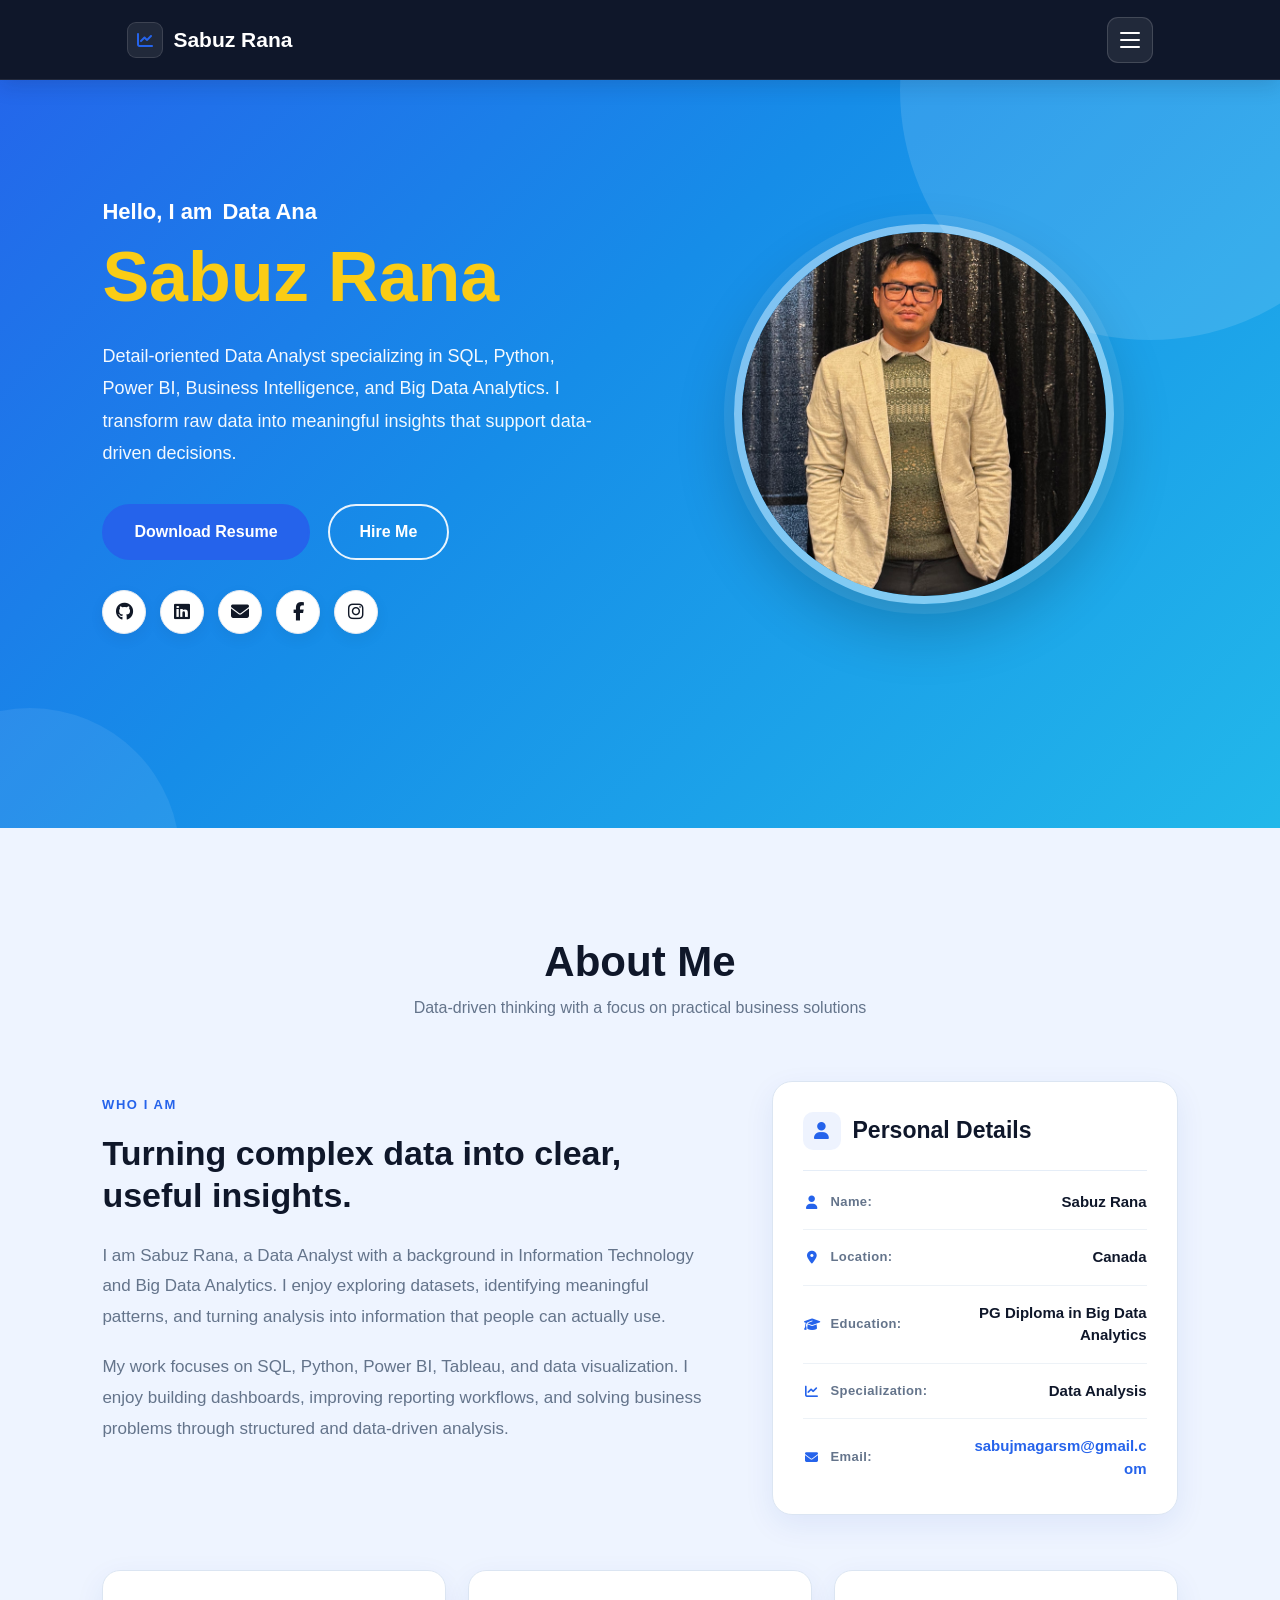
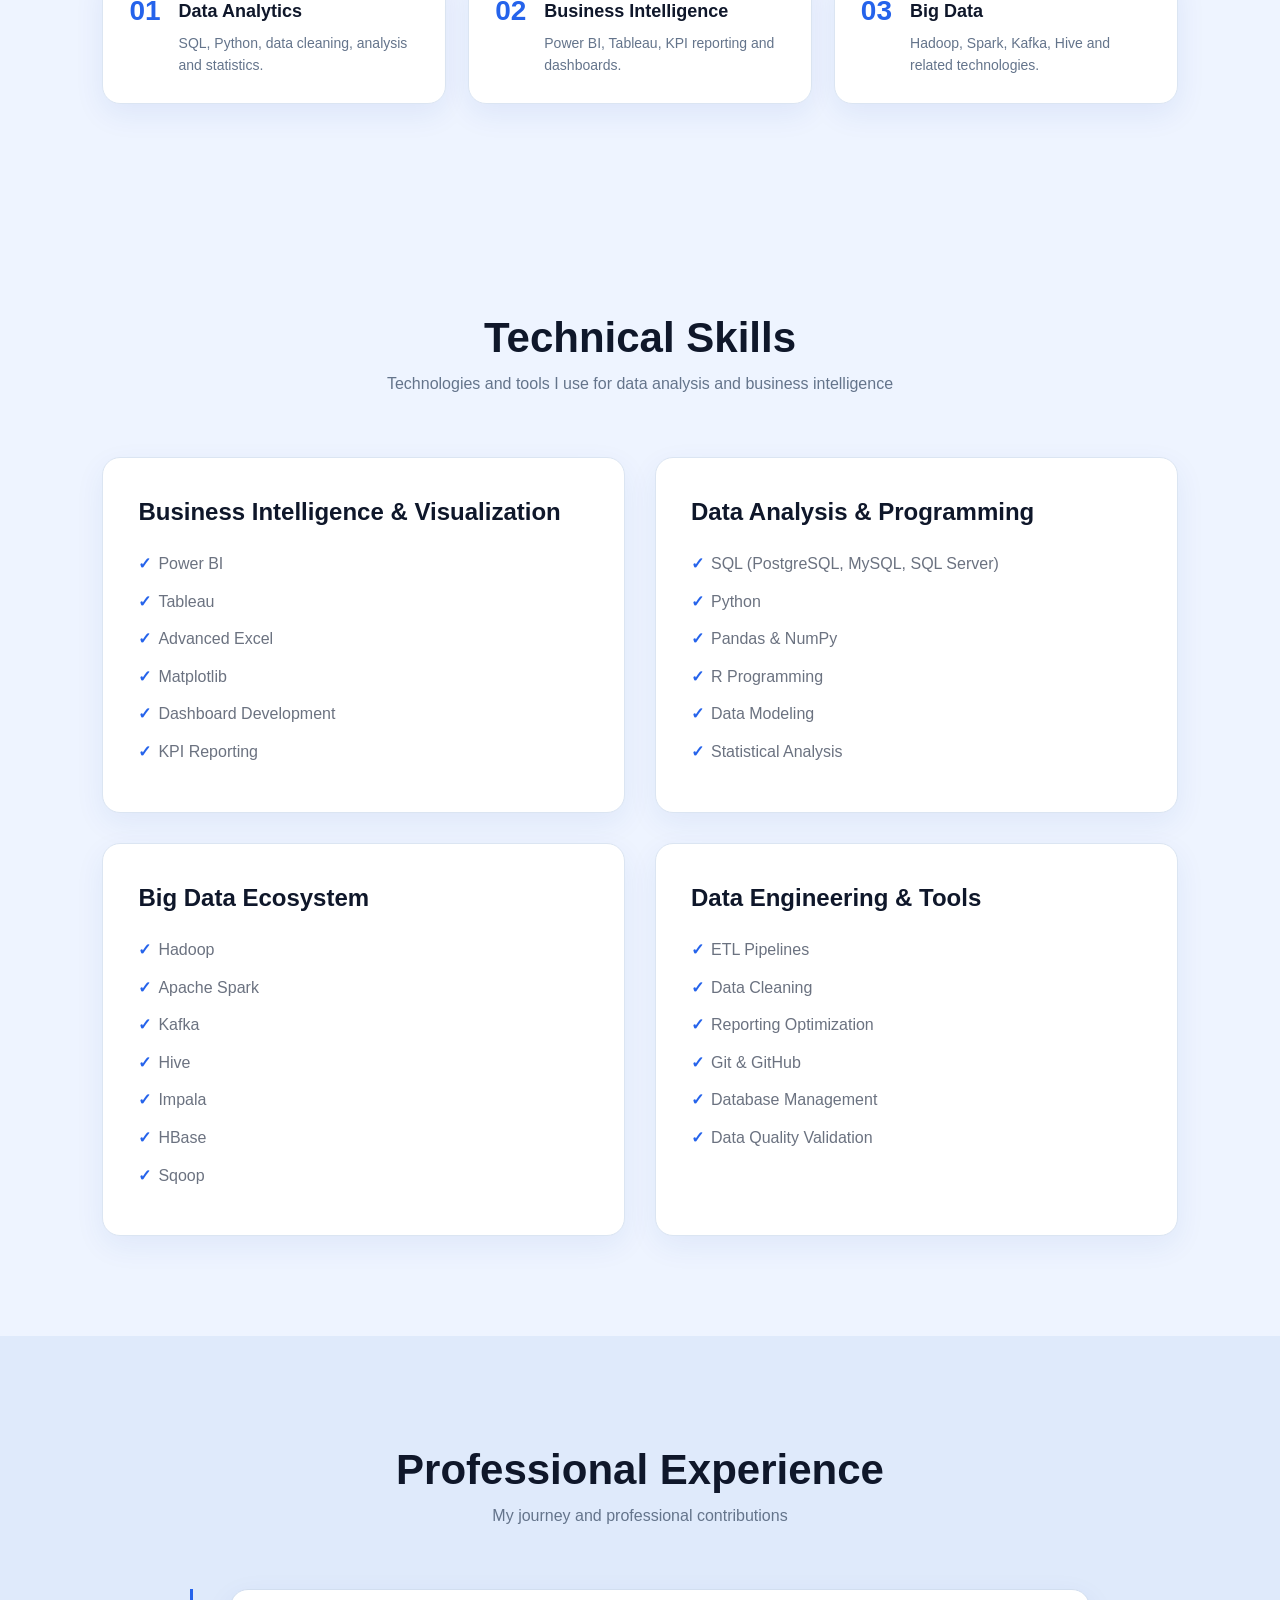
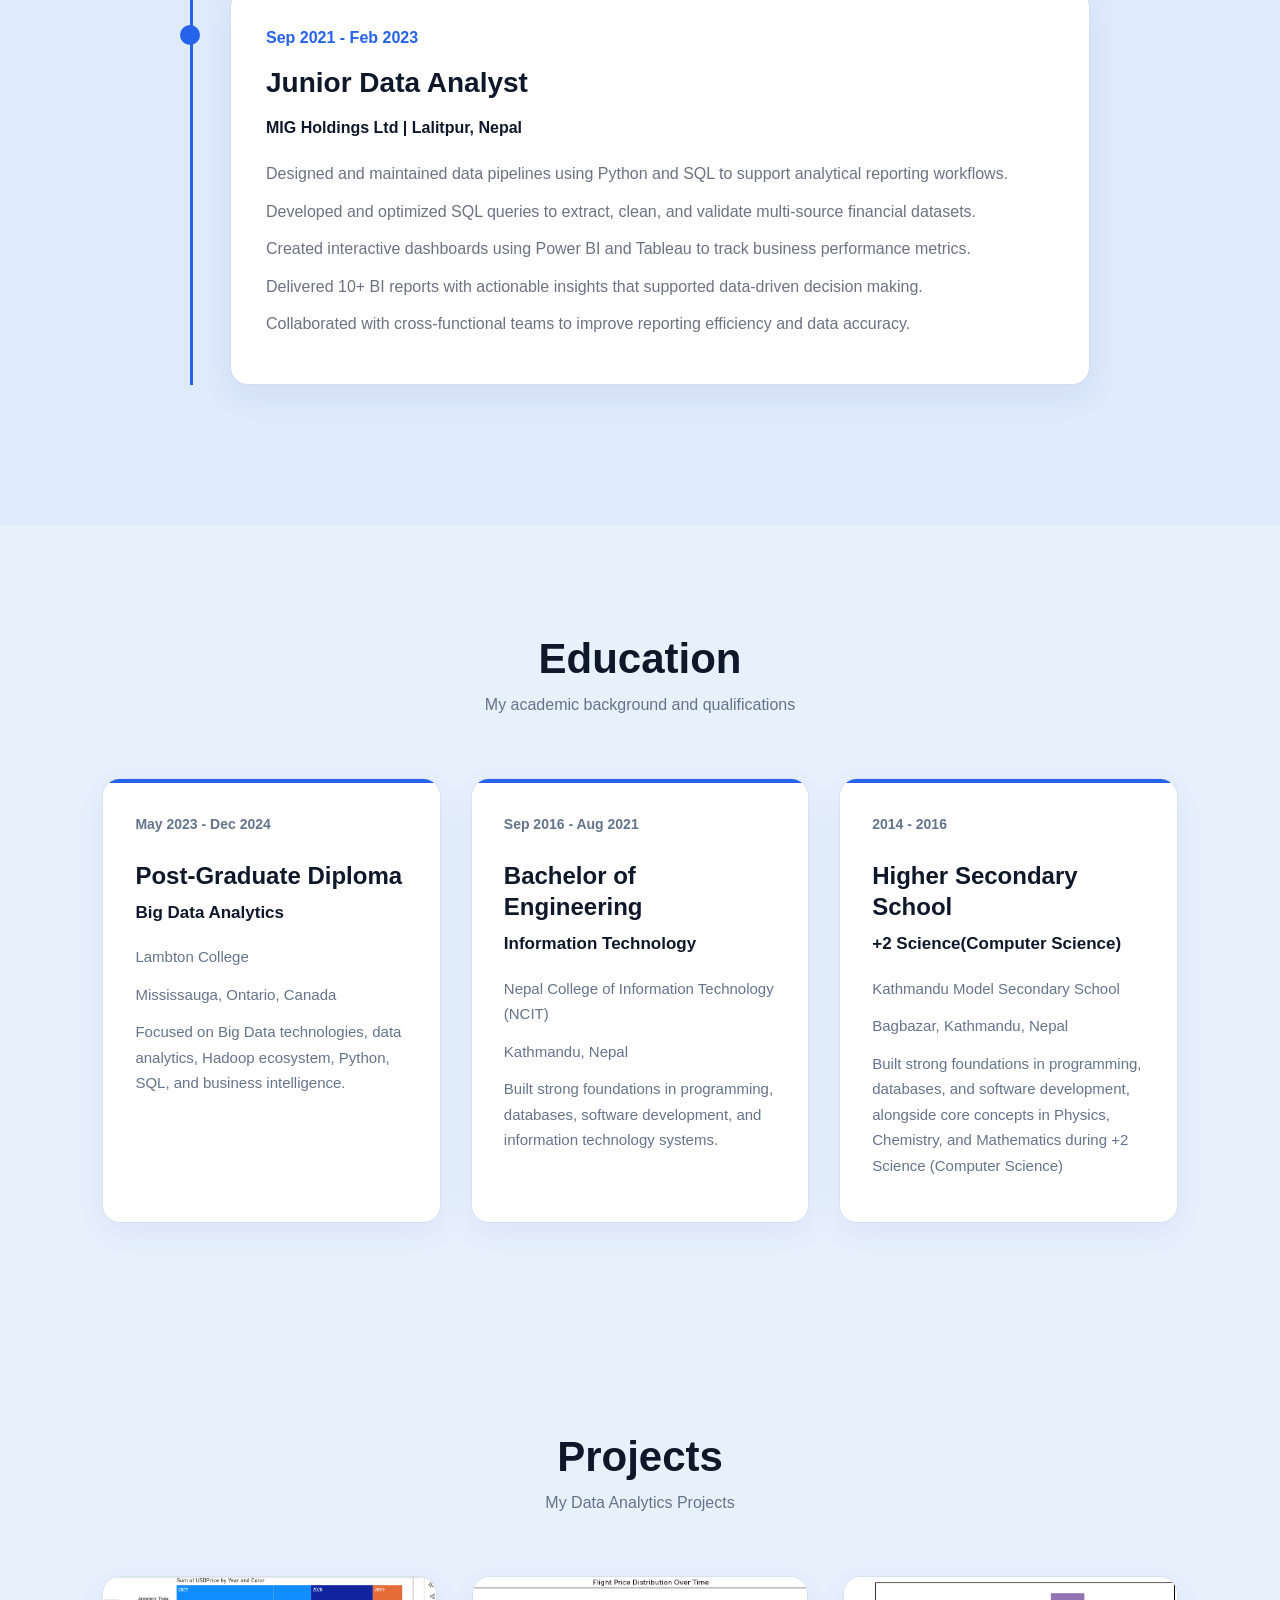
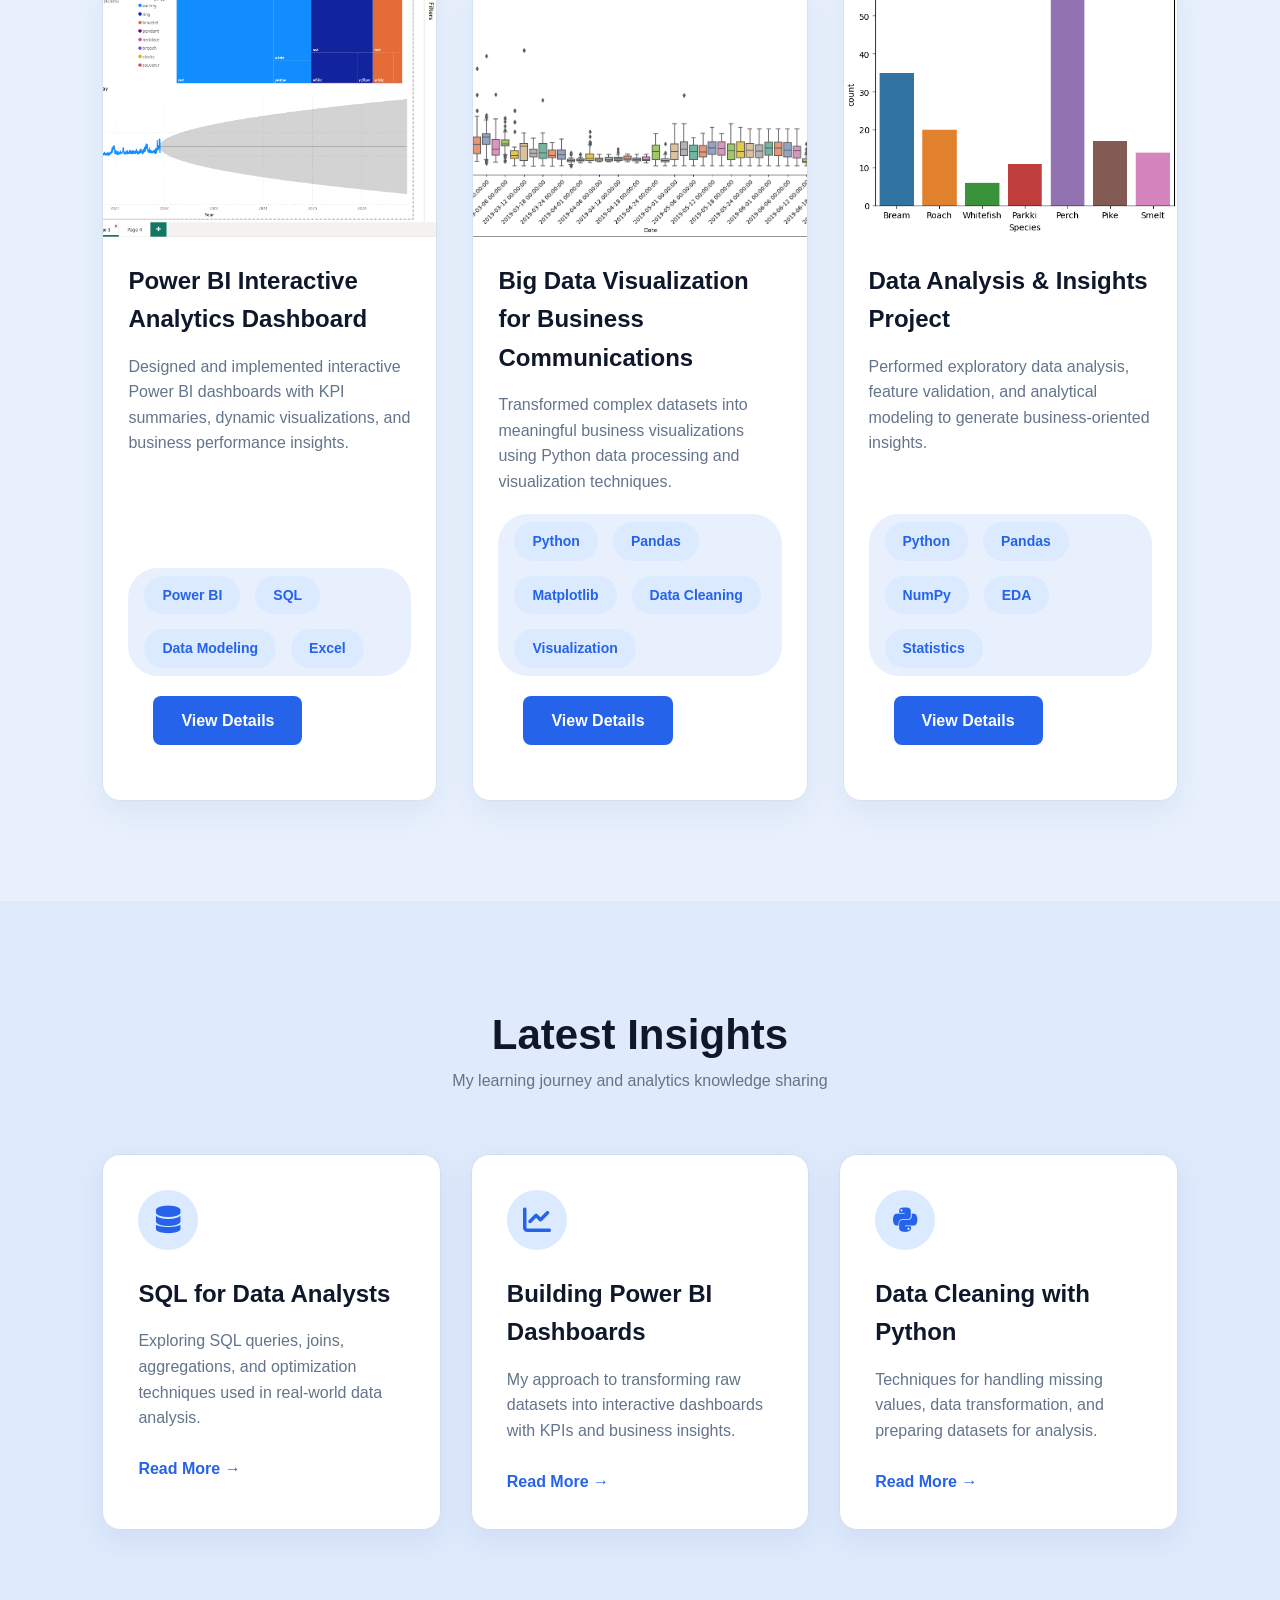
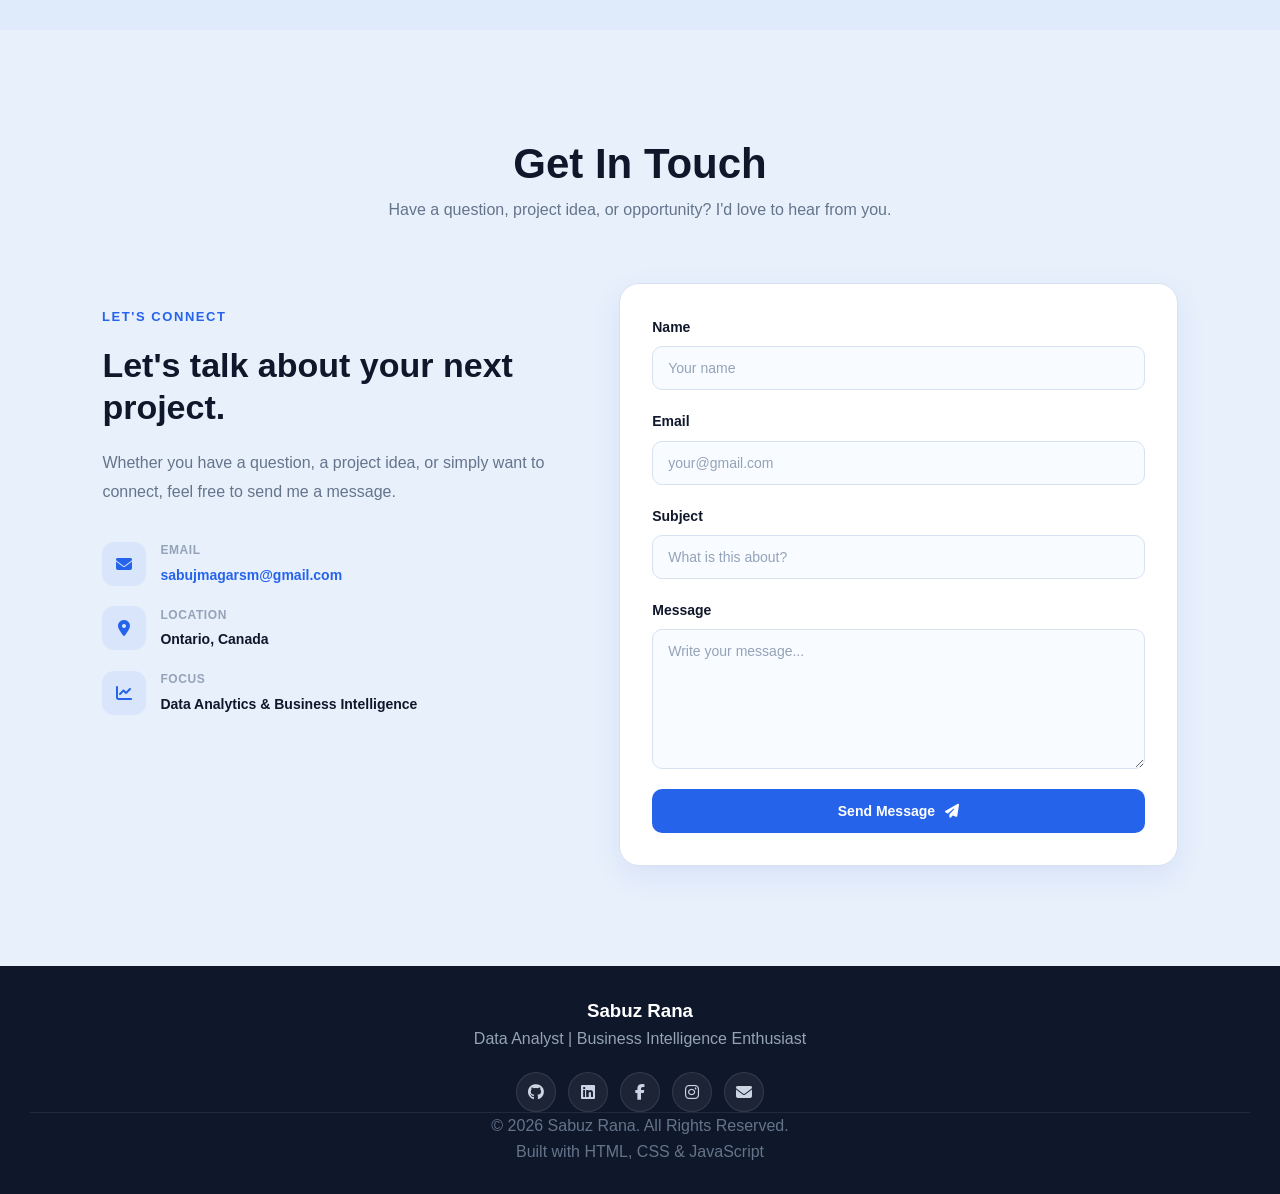
<file: index.html>
<!DOCTYPE html>
<html lang="en">

<head>

    <meta charset="UTF-8">
    <meta name="viewport" content="width=device-width, initial-scale=1.0">

    <title>Sabuz Rana | Data Analyst</title>

    <meta name="description"
        content="Sabuz Rana - Data Analyst specializing in SQL, Python, Power BI, Business Intelligence and Big Data Analytics.">

    <link rel="stylesheet" href="css/style.css">
    <link 
    href="https://unpkg.com/aos@2.3.1/dist/aos.css" 
    rel="stylesheet">
    <link 
rel="stylesheet" 
href="https://cdnjs.cloudflare.com/ajax/libs/font-awesome/6.5.1/css/all.min.css">
    <link
    rel="stylesheet"
    href="https://cdnjs.cloudflare.com/ajax/libs/font-awesome/6.5.2/css/all.min.css"
>

</head>


<body>



<!-- ==========================
     Navigation
========================== -->

<header class="navbar">

    <div class="nav-container">

        <!-- Logo -->
        <a href="#hero" class="nav-logo">

            <i class="fa-solid fa-chart-line"></i>

            <span>Sabuz Rana</span>

        </a>


        <!-- Hidden Checkbox -->
        <input
            type="checkbox"
            id="nav-check"
            class="nav-check"
        >


        <!-- Hamburger -->
        <label
            for="nav-check"
            class="nav-toggle"
            aria-label="Open navigation menu"
        >

            <span></span>
            <span></span>
            <span></span>

        </label>


        <!-- Navigation Menu -->
        <nav class="nav-dropdown">

            <a href="index.html#home">Home</a>

            <a href="#about">About</a>

            <a href="#skills">Skills</a>

            <a href="#projects">Projects</a>

            <a href="#blog">Blogs</a>

            <a href="#contact">Contact</a>

        </nav>

    </div>

</header>

<!-- ==========================
     Hero Section
=========================== -->

<section class="hero" id="home">

    <div class="hero-content" data-aos="fade-right">

        <div class="hero-intro">
            <span>Hello, I am</span>
            <span id="typing-text"></span>
        </div>

        <h1>
            Sabuz Rana
        </h1>

        <p>
            Detail-oriented Data Analyst specializing in SQL, Python,
            Power BI, Business Intelligence, and Big Data Analytics.
            I transform raw data into meaningful insights that support
            data-driven decisions.
        </p>

        <div class="hero-buttons">

            <a
                href="assets/resume/Sabuz_Rana_Resume.pdf"
                download
                class="btn btn-primary">
                Download Resume
            </a>

            <a
                href="#contact"
                class="btn btn-secondary">
                Hire Me
            </a>

        </div>

        <div class="social-links">

            <a
                href="https://github.com/sabujrana"
                target="_blank"
                aria-label="GitHub">
                <i class="fab fa-github"></i>
            </a>

            <a
                href="https://www.linkedin.com/in/sabuzr/"
                target="_blank"
                aria-label="LinkedIn">
                <i class="fab fa-linkedin"></i>
            </a>

            <a
                href="mailto:sabujmagarsm@gmail.com"
                aria-label="Email">
                <i class="fas fa-envelope"></i>
            </a>

            <a
                href="https://www.facebook.com/R.sabuz"
                target="_blank"
                rel="noopener noreferrer"
                aria-label="Facebook">
                <i class="fa-brands fa-facebook-f"></i>
            </a>


            <a
                href="https://www.instagram.com/_itsme_sabuj"
                target="_blank"
                rel="noopener noreferrer"
                aria-label="Instagram">
                <i class="fa-brands fa-instagram"></i>
            </a>



        </div>

    </div>

    <div class="hero-image" data-aos="fade-left">

        <img
            src="assets/images/profile/profile.jpg"
            alt="Sabuz Rana - Data Analyst">

    </div>

</section>



<!-- ==========================
     About Section
=========================== -->
<section class="about" id="about">

    <div class="section-title" data-aos="fade-up">

        <h2>About Me</h2>

        <p>
            Data-driven thinking with a focus on practical business solutions
        </p>

    </div>


    <div class="about-main">


        <!-- Professional Introduction -->

        <div class="about-story" data-aos="fade-right">

            <span class="about-label">
                WHO I AM
            </span>

            <h3>
                Turning complex data into clear, useful insights.
            </h3>

            <p>
                I am Sabuz Rana, a Data Analyst with a background in
                Information Technology and Big Data Analytics. I enjoy
                exploring datasets, identifying meaningful patterns, and
                turning analysis into information that people can actually use.
            </p>

            <p>
                My work focuses on SQL, Python, Power BI, Tableau, and
                data visualization. I enjoy building dashboards, improving
                reporting workflows, and solving business problems through
                structured and data-driven analysis.
            </p>

        </div>


        <!-- Personal Details -->

        <div class="personal-details" data-aos="fade-left">

            <div class="details-title">

                <i class="fa-solid fa-user"></i>

                <h3>
                    Personal Details
                </h3>

            </div>


            <div class="detail-row">

                <span class="detail-label">
                    <i class="fa-solid fa-user"></i>
                    Name:
                </span>

                <strong>
                    Sabuz Rana
                </strong>

            </div>


            <div class="detail-row">

                <span class="detail-label">
                    <i class="fa-solid fa-location-dot"></i>
                    Location:
                </span>

                <strong>
                    Canada
                </strong>

            </div>


            <div class="detail-row">

                <span class="detail-label">
                    <i class="fa-solid fa-graduation-cap"></i>
                    Education:
                </span>

                <strong>
                    PG Diploma in Big Data Analytics
                </strong>

            </div>


            <div class="detail-row">

                <span class="detail-label">
                    <i class="fa-solid fa-chart-line"></i>
                    Specialization:
                </span>

                <strong>
                    Data Analysis
                </strong>

            </div>


            <div class="detail-row">

                <span class="detail-label">
                    <i class="fa-solid fa-envelope"></i>
                    Email:
                </span>

                <a href="mailto:sabujmagarsm@gmail.com">
                    sabujmagarsm@gmail.com
                </a>

            </div>

        </div>


    </div>


    <!-- Key Strengths -->

    <div class="about-strengths" data-aos="fade-up">


        <div class="strength-item">

            <span class="strength-number">
                01
            </span>

            <div>

                <h4>
                    Data Analytics
                </h4>

                <p>
                    SQL, Python, data cleaning, analysis and statistics.
                </p>

            </div>

        </div>


        <div class="strength-item">

            <span class="strength-number">
                02
            </span>

            <div>

                <h4>
                    Business Intelligence
                </h4>

                <p>
                    Power BI, Tableau, KPI reporting and dashboards.
                </p>

            </div>

        </div>


        <div class="strength-item">

            <span class="strength-number">
                03
            </span>

            <div>

                <h4>
                    Big Data
                </h4>

                <p>
                    Hadoop, Spark, Kafka, Hive and related technologies.
                </p>

            </div>

        </div>


    </div>

</section>

<!-- ==========================
     Skills Section
=========================== -->


<section class="skills" id="skills">


    <div class="section-title">

        <h2>Technical Skills</h2>

        <p>
            Technologies and tools I use for data analysis and business intelligence
        </p>

    </div>



    <div class="skills-container">


        <!-- BI Skills -->

        <div class="skill-card">


            <h3>
                Business Intelligence & Visualization
            </h3>


            <ul>

                <li>Power BI</li>

                <li>Tableau</li>

                <li>Advanced Excel</li>

                <li>Matplotlib</li>

                <li>Dashboard Development</li>

                <li>KPI Reporting</li>

            </ul>


        </div>




        <!-- Analytics Skills -->

        <div class="skill-card">


            <h3>
                Data Analysis & Programming
            </h3>


            <ul>

                <li>SQL (PostgreSQL, MySQL, SQL Server)</li>

                <li>Python</li>

                <li>Pandas & NumPy</li>

                <li>R Programming</li>

                <li>Data Modeling</li>

                <li>Statistical Analysis</li>

            </ul>


        </div>





        <!-- Big Data -->

        <div class="skill-card">


            <h3>
                Big Data Ecosystem
            </h3>


            <ul>

                <li>Hadoop</li>

                <li>Apache Spark</li>

                <li>Kafka</li>

                <li>Hive</li>

                <li>Impala</li>

                <li>HBase</li>

                <li>Sqoop</li>

            </ul>


        </div>





        <!-- Tools -->

        <div class="skill-card">


            <h3>
                Data Engineering & Tools
            </h3>


            <ul>

                <li>ETL Pipelines</li>

                <li>Data Cleaning</li>

                <li>Reporting Optimization</li>

                <li>Git & GitHub</li>

                <li>Database Management</li>

                <li>Data Quality Validation</li>


            </ul>


        </div>



    </div>


</section>






<!-- ==========================
     Experience Section
=========================== -->


<section class="experience" id="experience">


    <div class="section-title">

        <h2>Professional Experience</h2>

        <p>
            My journey and professional contributions
        </p>

    </div>




    <div class="timeline">



        <!-- Experience 1 -->


        <div class="timeline-item">


            <div class="timeline-content">


                <span>
                    Sep 2021 - Feb 2023
                </span>


                <h3>
                    Junior Data Analyst
                </h3>


                <h4>
                    MIG Holdings Ltd | Lalitpur, Nepal
                </h4>



                <ul>


                    <li>
                        Designed and maintained data pipelines
                        using Python and SQL to support analytical
                        reporting workflows.
                    </li>


                    <li>
                        Developed and optimized SQL queries to
                        extract, clean, and validate multi-source
                        financial datasets.
                    </li>


                    <li>
                        Created interactive dashboards using
                        Power BI and Tableau to track business
                        performance metrics.
                    </li>


                    <li>
                        Delivered 10+ BI reports with actionable
                        insights that supported data-driven
                        decision making.
                    </li>


                    <li>
                        Collaborated with cross-functional teams
                        to improve reporting efficiency and
                        data accuracy.
                    </li>



                </ul>



            </div>


        </div>






        <!-- Experience 2 -->


        <!-- <div class="timeline-item">


            <div class="timeline-content">


                <span>
                    Canada
                </span>


                <h3>
                    Building Superintendent
                </h3>


                <h4>
                    Residential Property Management
                </h4>



                <ul>


                    <li>
                        Managed daily building operations,
                        maintenance requests, and tenant services.
                    </li>


                    <li>
                        Coordinated with contractors for repairs,
                        inspections, and preventive maintenance.
                    </li>


                    <li>
                        Maintained records, tracked service requests,
                        and ensured operational compliance.
                    </li>


                    <li>
                        Developed strong problem-solving and
                        communication skills while working with
                        diverse teams.
                    </li>



                </ul>



            </div>


        </div> -->




    </div>



</section>






<!-- ==========================
     Education Section
=========================== -->


<section class="education" id="education">


    <div class="section-title">

        <h2>Education</h2>

        <p>
            My academic background and qualifications
        </p>

    </div>




    <div class="education-container">



        <!-- Education Card 1 -->


        <div class="education-card">


            <span>
                May 2023 - Dec 2024
            </span>


            <h3>
                Post-Graduate Diploma
            </h3>


            <h4>
                Big Data Analytics
            </h4>


            <p>
                Lambton College
            </p>


            <p>
                Mississauga, Ontario, Canada
            </p>


            <p>
                Focused on Big Data technologies,
                data analytics, Hadoop ecosystem,
                Python, SQL, and business intelligence.
            </p>



        </div>






        <!-- Education Card 2 -->


        <div class="education-card">


            <span>
                Sep 2016 - Aug 2021
            </span>


            <h3>
                Bachelor of Engineering
            </h3>


            <h4>
                Information Technology
            </h4>


            <p>
                Nepal College of Information Technology (NCIT)
            </p>


            <p>
                Kathmandu, Nepal
            </p>


            <p>
                Built strong foundations in programming,
                databases, software development, and
                information technology systems.
            </p>



        </div>

        <!-- Education Card 3 -->


        <div class="education-card">


            <span>
                2014 - 2016
            </span>


            <h3>
                Higher Secondary School
            </h3>


            <h4>
                +2 Science(Computer Science)
            </h4>


            <p>
                Kathmandu Model Secondary School
            </p>


            <p>
                Bagbazar, Kathmandu, Nepal
            </p>


            <p>
                Built strong foundations in programming, databases, and software development, 
                alongside core concepts in Physics, Chemistry, 
                and Mathematics during +2 Science (Computer Science)
            </p>



        </div>





    </div>


</section>


<!-- ==========================
     Project Section
=========================== -->

<section class="projects" id="projects">

    <div class="section-title">

        <h2>Projects</h2>

        <p>
            My Data Analytics Projects
        </p>

    </div>


    <div class="projects-container" id="projects-container">

    </div>


</section>





<!-- ==========================
     Blog Section
=========================== -->


<section class="blog" id="blog">


<div class="section-title" data-aos="fade-up">


<h2>
Latest Insights
</h2>


<p>
My learning journey and analytics knowledge sharing
</p>


</div>



<div class="blog-container">


<div class="blog-card" data-aos="fade-up">


<div class="blog-icon">

<i class="fa-solid fa-database"></i>

</div>



<h3>
SQL for Data Analysts
</h3>



<p>

Exploring SQL queries, joins, aggregations,
and optimization techniques used in real-world
data analysis.

</p>



<a href="#" class="blog-btn">

Read More →

</a>


</div>



<div class="blog-card" data-aos="fade-up">


<div class="blog-icon">

<i class="fa-solid fa-chart-line"></i>

</div>



<h3>
Building Power BI Dashboards
</h3>



<p>

My approach to transforming raw datasets into
interactive dashboards with KPIs and business insights.

</p>



<a href="#" class="blog-btn">

Read More →

</a>


</div>



<div class="blog-card" data-aos="fade-up">


<div class="blog-icon">

<i class="fa-brands fa-python"></i>

</div>



<h3>
Data Cleaning with Python
</h3>



<p>

Techniques for handling missing values,
data transformation, and preparing datasets
for analysis.

</p>



<a href="#" class="blog-btn">

Read More →

</a>


</div>





</div>



</section>



<!-- ==========================
     Contact Section
=========================== -->

<section class="contact" id="contact">

    <div class="section-title" data-aos="fade-up">

        <h2>Get In Touch</h2>

        <p>
            Have a question, project idea, or opportunity?
            I'd love to hear from you.
        </p>

    </div>


    <div class="contact-container" data-aos="fade-up">


        <!-- Contact Information -->

        <div class="contact-info">

            <span class="contact-label">
                LET'S CONNECT
            </span>

            <h3>
                Let's talk about your next project.
            </h3>

            <p>
                Whether you have a question, a project idea,
                or simply want to connect, feel free to send me
                a message.
            </p>


            <div class="contact-details">

                <div class="contact-detail">

                    <div class="contact-icon">
                        <i class="fa-solid fa-envelope"></i>
                    </div>

                    <div>

                        <span>Email</span>

                        <a href="mailto:sabujmagarsm@gmail.com">
                            sabujmagarsm@gmail.com
                        </a>

                    </div>

                </div>


                <div class="contact-detail">

                    <div class="contact-icon">
                        <i class="fa-solid fa-location-dot"></i>
                    </div>

                    <div>

                        <span>Location</span>

                        <strong>
                            Ontario, Canada
                        </strong>

                    </div>

                </div>


                <div class="contact-detail">

                    <div class="contact-icon">
                        <i class="fa-solid fa-chart-line"></i>
                    </div>

                    <div>

                        <span>Focus</span>

                        <strong>
                            Data Analytics & Business Intelligence
                        </strong>

                    </div>

                </div>

            </div>

        </div>


        <!-- Contact Form -->

        <div class="contact-form-card">

            <form
                action="https://formspree.io/f/mdaqjypr"
                method="POST"
                class="contact-form"
            >

                <!-- Name -->

                <div class="form-group">

                    <label for="name">
                        Name
                    </label>

                    <input
                        type="text"
                        id="name"
                        name="name"
                        placeholder="Your name"
                        required
                    >

                </div>


                <!-- Email -->

                <div class="form-group">

                    <label for="email">
                        Email
                    </label>

                    <input
                        type="email"
                        id="email"
                        name="email"
                        placeholder="your@gmail.com"
                        required
                    >

                </div>


                <!-- Subject -->

                <div class="form-group">

                    <label for="subject">
                        Subject
                    </label>

                    <input
                        type="text"
                        id="subject"
                        name="subject"
                        placeholder="What is this about?"
                        required
                    >

                </div>


                <!-- Message -->

                <div class="form-group">

                    <label for="message">
                        Message
                    </label>

                    <textarea
                        id="message"
                        name="message"
                        rows="6"
                        placeholder="Write your message..."
                        required
                    ></textarea>

                </div>


                <!-- Submit -->

                <button
                    type="submit"
                    class="contact-submit"
                >

                    <span>Send Message</span>

                    <i class="fa-solid fa-paper-plane"></i>

                </button>

            </form>

        </div>

    </div>

</section>



<!-- ==========================
     Footer Section
=========================== -->
<footer>

    <div class="footer-container">


        <div class="footer-content">

            <h3>
                Sabuz Rana
            </h3>

            <p>
                Data Analyst | Business Intelligence Enthusiast
            </p>

        </div>


        <!-- Footer Social Links -->

        <div class="footer-social">


            <!-- GitHub -->

            <a
                href="https://github.com/sabujrana"
                target="_blank"
                rel="noopener noreferrer"
                aria-label="GitHub"
            >
                <i class="fa-brands fa-github"></i>
            </a>


            <!-- LinkedIn -->

            <a
                href="https://www.linkedin.com/in/sabuzr/"
                target="_blank"
                rel="noopener noreferrer"
                aria-label="LinkedIn"
            >
                <i class="fa-brands fa-linkedin"></i>
            </a>


            <!-- Facebook -->

            <a
                href="https://www.facebook.com/R.sabuz"
                target="_blank"
                rel="noopener noreferrer"
                aria-label="Facebook"
            >
                <i class="fa-brands fa-facebook-f"></i>
            </a>


            <!-- Instagram -->

            <a
                href="https://www.instagram.com/_itsme_sabuj"
                target="_blank"
                rel="noopener noreferrer"
                aria-label="Instagram"
            >
                <i class="fa-brands fa-instagram"></i>
            </a>


            <!-- Email -->

            <a
                href="mailto:sabujmagarsm@gmail.com"
                aria-label="Email"
            >
                <i class="fa-solid fa-envelope"></i>
            </a>


        </div>


        <div class="footer-bottom">

            <p>
                © 2026 Sabuz Rana. All Rights Reserved.
            </p>

            <p>
                Built with HTML, CSS & JavaScript
            </p>

        </div>


    </div>

</footer>



<!-- JavaScript Files -->


<script src="js/projects.js"></script>

<script src="js/main.js"></script>


<script src="https://unpkg.com/aos@2.3.1/dist/aos.js"></script>


<script>

AOS.init({

    duration:1000,

    once:true

});

</script>


</body>

</html>

</body>

</html>
</file>
<file: css/style.css>
/* ==========================
   Global Reset
========================== */

* {
    margin:0;
    padding:0;
    box-sizing:border-box;
}


html {
    scroll-behavior:smooth;
}


body {

    font-family:"Inter", Arial, sans-serif;

    color:#222;

    background:#fff;

    line-height:1.6;

}



img {

    max-width:100%;

    display:block;

}



a {

    text-decoration:none;

    color:inherit;

}



ul {

    list-style:none;

}



/* ==========================
   Variables
========================== */


:root {

    --primary:#2563eb;

    --secondary:#1e40af;

    --dark:#111827;

    --gray:#6b7280;

    --light:#f8fafc;

    --white:#ffffff;

    --shadow:0 10px 30px rgba(0,0,0,0.08);

}






/* ==========================
   Navbar
========================== */


.navbar {

    height:80px;

    display:flex;

    align-items:center;

    justify-content:flex-end;

    padding:0 8%;

    position:sticky;

    top:0;

    background:white;

    z-index:1000;

    box-shadow:0 2px 10px rgba(0,0,0,0.05);

}



.nav-links {

    display:flex;

    gap:35px;

    align-items:center;

}



.nav-links a {

    font-size:16px;

    font-weight:500;

    color:#111827;

    transition:0.3s;

}



.nav-links a:hover {

    color:#2563eb;

}



.nav-links a.active {

    color:#2563eb;

    font-weight:700;

}



/* ==========================
   Common Section
========================== */


section {

    padding:100px 8%;

}



.section-title {

    text-align:center;

    margin-bottom:60px;

}



.section-title h2 {

    font-size:42px;

    color:var(--dark);

}



.section-title p {

    color:var(--gray);

}






/* ==========================
   Hero Section
========================== */

.hero {

    min-height:90vh;

    display:flex;

    align-items:center;

    justify-content:space-between;

    gap:60px;

    padding:110px 8%;

    background:
        linear-gradient(
            135deg,
            #eff6ff 0%,
            #dbeafe 50%,
            #f8fafc 100%
        );

    overflow:hidden;

}



/* ==========================
   Hero Content
========================== */

.hero-content {

    flex:1;

    max-width:650px;

}



.hero-intro {

    display:flex;

    align-items:center;

    gap:10px;

    flex-wrap:wrap;

    margin-bottom:10px;

    color:var(--primary);

    font-size:22px;

    font-weight:600;

}



#typing-text {

    color:var(--dark);

    font-weight:700;

}



.hero h1 {

    font-size:70px;

    line-height:1.1;

    margin:15px 0 20px;

    color:var(--dark);

}



.hero p {

    max-width:600px;

    font-size:18px;

    line-height:1.8;

    color:#475569;

}



/* ==========================
   Hero Buttons
========================== */

.hero-buttons {

    display:flex;

    align-items:center;

    gap:18px;

    margin-top:35px;

    flex-wrap:wrap;

}



.btn {

    display:inline-flex;

    align-items:center;

    justify-content:center;

    min-height:50px;

    padding:14px 28px;

    border-radius:8px;

    font-weight:600;

    font-size:16px;

    transition:0.3s ease;

}



.btn-primary {

    background:var(--primary);

    color:white;

}



.btn-primary:hover {

    background:var(--secondary);

    transform:translateY(-3px);

    box-shadow:0 10px 25px rgba(37,99,235,0.25);

}



.btn-secondary {

    background:rgba(255,255,255,0.65);

    border:2px solid var(--primary);

    color:var(--primary);

}



.btn-secondary:hover {

    background:var(--primary);

    color:white;

    transform:translateY(-3px);

}



/* ==========================
   Social Links
========================== */

.social-links {

    display:flex;

    align-items:center;

    gap:16px;

    margin-top:30px;

}



.social-links a {

    width:46px;

    height:46px;

    display:flex;

    align-items:center;

    justify-content:center;

    border-radius:50%;

    background:rgba(255,255,255,0.8);

    color:var(--dark);

    font-size:21px;

    border:1px solid rgba(37,99,235,0.12);

    box-shadow:0 5px 15px rgba(15,23,42,0.06);

    transition:0.3s ease;

}



.social-links a:hover {

    background:var(--primary);

    color:white;

    transform:translateY(-5px);

    box-shadow:0 10px 25px rgba(37,99,235,0.22);

}



/* ==========================
   Hero Image
========================== */

.hero-image {

    flex:1;

    display:flex;

    justify-content:center;

    align-items:center;

}



.hero-image img {

    width:380px;

    height:380px;

    object-fit:cover;

    border-radius:50%;

    border:8px solid rgba(255,255,255,0.9);

    box-shadow:

        0 20px 50px rgba(37,99,235,0.18),

        0 0 0 12px rgba(255,255,255,0.25);

    animation:floatHeroImage 4s ease-in-out infinite;

}



/* ==========================
   Profile Image Animation
========================== */

@keyframes floatHeroImage {

    0% {

        transform:translateY(0);

    }

    50% {

        transform:translateY(-14px);

    }

    100% {

        transform:translateY(0);

    }

}



/* ==========================
   Hero Section
========================== */

.hero {

    min-height: 92vh;

    display: flex;

    align-items: center;

    justify-content: space-between;

    gap: 60px;

    padding: 100px 8%;

    position: relative;

    overflow: hidden;

    color: #ffffff;

    background:
        linear-gradient(
            135deg,
            #2563eb 0%,
            #168de8 45%,
            #22b8ea 100%
        );

}


/* Decorative background circles */

.hero::before {

    content: "";

    position: absolute;

    width: 500px;

    height: 500px;

    border-radius: 50%;

    background: rgba(255, 255, 255, 0.12);

    top: -160px;

    right: -120px;

}


.hero::after {

    content: "";

    position: absolute;

    width: 300px;

    height: 300px;

    border-radius: 50%;

    background: rgba(255, 255, 255, 0.08);

    bottom: -180px;

    left: -120px;

}


/* ==========================
   Hero Content
========================== */

.hero-content {

    flex: 1;

    max-width: 680px;

    position: relative;

    z-index: 2;

}


.hero-intro {

    display: flex;

    align-items: center;

    gap: 10px;

    flex-wrap: wrap;

    margin-bottom: 12px;

    font-size: 22px;

    font-weight: 600;

    color: #ffffff;

}


#typing-text {

    color: #ffffff;

    font-weight: 700;

}


/* Main Name */

.hero h1 {

    font-size: 70px;

    line-height: 1.05;

    margin: 10px 0 25px;

    color: #facc15;

    font-weight: 800;

}


/* Description */

.hero p {

    max-width: 680px;

    font-size: 18px;

    line-height: 1.8;

    color: rgba(255, 255, 255, 0.95);

}


/* ==========================
   Hero Buttons
========================== */

.hero-buttons {

    display: flex;

    align-items: center;

    gap: 18px;

    margin-top: 35px;

    flex-wrap: wrap;

}


.hero .btn {

    display: inline-flex;

    align-items: center;

    justify-content: center;

    min-height: 50px;

    padding: 13px 30px;

    border-radius: 30px;

    font-size: 16px;

    font-weight: 700;

    transition: 0.3s ease;

}


/* Hire Me */

.hero .btn-primary {

    background: #2563eb;

    color: #ffffff;

    border: 2px solid #2563eb;

}


.hero .btn-primary:hover {

    background: #1d4ed8;

    border-color: #1d4ed8;

    transform: translateY(-3px);

    box-shadow: 0 10px 25px rgba(0, 0, 0, 0.18);

}


/* Download Resume */

.hero .btn-secondary {

    background: transparent;

    color: #ffffff;

    border: 2px solid rgba(255, 255, 255, 0.9);

}


.hero .btn-secondary:hover {

    background: #ffffff;

    color: #2563eb;

    transform: translateY(-3px);

}


/* ==========================
   Social Icons
========================== */

.social-links {

    display: flex;

    align-items: center;

    gap: 16px;

    margin-top: 32px;

}


.social-links a {

    width: 45px;

    height: 45px;

    display: flex;

    align-items: center;

    justify-content: center;

    border-radius: 8px;

    background: transparent;

    color: #ffffff;

    font-size: 24px;

    transition: 0.3s ease;

}


.social-links a:hover {

    color: #facc15;

    transform: translateY(-5px);

}


/* ==========================
   Hero Image
========================== */

.hero-image {

    flex: 1;

    display: flex;

    align-items: center;

    justify-content: center;

    position: relative;

    z-index: 2;

}


.hero-image img {

    width: 380px;

    height: 380px;

    object-fit: cover;

    border-radius: 50%;

    border: 8px solid rgba(255, 255, 255, 0.45);

    box-shadow:
        0 0 0 10px rgba(255, 255, 255, 0.08),
        0 25px 60px rgba(0, 0, 0, 0.20);

    animation: heroFloat 4s ease-in-out infinite;

}


/* Profile floating effect */

@keyframes heroFloat {

    0% {

        transform: translateY(0);

    }

    50% {

        transform: translateY(-12px);

    }

    100% {

        transform: translateY(0);

    }

}


/* ==========================
   Mobile
========================== */

@media (max-width: 1000px) {

    .hero {

        min-height: auto;

        flex-direction: column;

        text-align: center;

        padding: 90px 8%;

    }


    .hero-content {

        max-width: 800px;

    }


    .hero-intro {

        justify-content: center;

    }


    .hero p {

        margin-left: auto;

        margin-right: auto;

    }


    .hero-buttons {

        justify-content: center;

    }


    .social-links {

        justify-content: center;

    }


    .hero-image {

        margin-top: 30px;

    }

}


@media (max-width: 600px) {

    .hero {

        padding: 75px 5%;

    }


    .hero h1 {

        font-size: 46px;

    }


    .hero-intro {

        font-size: 18px;

    }


    .hero p {

        font-size: 16px;

    }


    .hero-buttons {

        flex-direction: column;

        width: 100%;

    }


    .hero .btn {

        width: 100%;

    }


    .hero-image img {

        width: 280px;

        height: 280px;

    }

}





/* ==========================
   About
========================== */
/* ==========================
   About Section
========================== */

.about {

    background: var(--light);

}


.about-container {

    display: grid;

    grid-template-columns: 1.15fr 0.85fr;

    gap: 60px;

    align-items: start;

    max-width: 1200px;

    margin: auto;

}


/* ==========================
   About Section
========================== */

.about {
    background: #f8fafc;
}


/* ==========================
   Main About Layout
========================== */

.about-main {
    max-width: 1150px;
    margin: 0 auto 55px;

    display: grid;
    grid-template-columns: 1.2fr 0.8fr;
    gap: 60px;

    align-items: stretch;
}


/* ==========================
   About Story
========================== */

.about-story {
    padding: 10px 0;
}

.about-label {
    display: inline-block;
    margin-bottom: 16px;

    font-size: 13px;
    font-weight: 800;
    letter-spacing: 0.12em;

    color: var(--primary);
}

.about-story h3 {
    max-width: 650px;
    margin-bottom: 24px;

    color: var(--dark);

    font-size: 34px;
    line-height: 1.25;
}

.about-story p {
    max-width: 700px;
    margin-bottom: 20px;

    color: var(--gray);

    font-size: 17px;
    line-height: 1.8;
}


/* ==========================
   Personal Details Card
========================== */

.personal-details {
    padding: 30px;

    background: #ffffff;

    border: 1px solid #e5e7eb;
    border-radius: 20px;

    box-shadow: 0 12px 35px rgba(15, 23, 42, 0.07);

    transition: transform 0.3s ease, box-shadow 0.3s ease;
}

.personal-details:hover {
    transform: translateY(-3px);

    box-shadow: 0 16px 38px rgba(15, 23, 42, 0.10);
}


/* ==========================
   Personal Details Heading
========================== */

.details-title {
    display: flex;
    align-items: center;

    gap: 12px;

    padding-bottom: 20px;
    margin-bottom: 4px;

    border-bottom: 1px solid #e5e7eb;
}

.details-title i {
    display: flex;
    align-items: center;
    justify-content: center;

    width: 38px;
    height: 38px;

    color: var(--primary);

    background: rgba(37, 99, 235, 0.08);

    border-radius: 10px;

    font-size: 17px;
}

.details-title h3 {
    margin: 0;

    color: var(--dark);

    font-size: 23px;
    font-weight: 700;
}


/* ==========================
   Detail Rows
========================== */

.detail-row {
    display: grid;

    grid-template-columns: 155px 1fr;

    align-items: center;

    gap: 15px;

    padding: 16px 0;

    border-bottom: 1px solid #f1f5f9;
}

.detail-row:last-child {
    border-bottom: none;
    padding-bottom: 4px;
}


/* ==========================
   Detail Labels + Icons
========================== */

.detail-label {
    display: flex;
    align-items: center;

    gap: 9px;

    color: #64748b;

    font-size: 13px;
    font-weight: 700;

    letter-spacing: 0.03em;
}

.detail-label i {
    width: 19px;

    color: var(--primary);

    font-size: 13px;

    text-align: center;
}


/* ==========================
   Detail Values
========================== */

.detail-row strong,
.detail-row a {
    color: var(--dark);

    font-size: 15px;
    font-weight: 600;

    line-height: 1.5;

    text-align: right;

    word-break: break-word;
}

.detail-row a {
    color: var(--primary);

    text-decoration: none;

    transition: color 0.25s ease;
}

.detail-row a:hover {
    text-decoration: underline;
}


/* ==========================
   Strengths
========================== */

.about-strengths {
    max-width: 1150px;

    margin: 0 auto;

    display: grid;

    grid-template-columns: repeat(3, 1fr);

    gap: 22px;
}

.strength-item {
    display: flex;

    align-items: flex-start;

    gap: 18px;

    padding: 26px;

    background: #ffffff;

    border: 1px solid #e5e7eb;
    border-radius: 18px;

    transition: transform 0.3s ease, box-shadow 0.3s ease;
}

.strength-item:hover {
    transform: translateY(-6px);

    box-shadow: 0 14px 30px rgba(15, 23, 42, 0.08);
}

.strength-number {
    flex-shrink: 0;

    font-size: 28px;
    line-height: 1;

    font-weight: 800;

    color: var(--primary);
}

.strength-item h4 {
    margin-bottom: 6px;

    color: var(--dark);

    font-size: 18px;
}

.strength-item p {
    margin: 0;

    color: var(--gray);

    font-size: 14px;
    line-height: 1.6;
}


/* ==========================
   Responsive
========================== */

@media (max-width: 950px) {

    .about-main {
        grid-template-columns: 1fr;
        gap: 35px;
    }

    .about-story h3 {
        max-width: 750px;
    }

}


@media (max-width: 750px) {

    .about-strengths {
        grid-template-columns: 1fr;
    }

    .about-story h3 {
        font-size: 28px;
    }

}


@media (max-width: 600px) {

    .personal-details {
        padding: 24px 20px;
    }

    .details-title {
        padding-bottom: 17px;
    }

    .details-title h3 {
        font-size: 21px;
    }

    .detail-row {
        grid-template-columns: 1fr;

        gap: 6px;

        padding: 14px 0;
    }

    .detail-row strong,
    .detail-row a {
        padding-left: 28px;

        text-align: left;
    }

}


@media (max-width: 500px) {

    .about-story h3 {
        font-size: 25px;
    }

    .about-story p {
        font-size: 16px;
    }

    .strength-item {
        padding: 22px;
    }

}

/* ==========================
   Skills Section
========================== */


.skills {

    background:white;

}



.skills-container {

    display:grid;

    grid-template-columns:repeat(2,1fr);

    gap:30px;

    max-width:1100px;

    margin:auto;

}



.skill-card {

    background:white;

    padding:35px;

    border-radius:18px;

    box-shadow:var(--shadow);

    border-top:4px solid var(--primary);

    transition:0.3s;

}



.skill-card:hover {

    transform:translateY(-8px);

}



.skill-card h3 {

    font-size:24px;

    color:var(--dark);

    margin-bottom:20px;

}



.skill-card ul li {

    color:var(--gray);

    margin-bottom:12px;

    position:relative;

    padding-left:20px;

}



.skill-card ul li::before {

    content:"✓";

    position:absolute;

    left:0;

    color:var(--primary);

    font-weight:bold;

}





@media(max-width:800px){


.skills-container{

    grid-template-columns:1fr;

}


}




/* ==========================
   Experience Section
========================== */


.experience {

    background:#ffffff;

}



.timeline {

    max-width:900px;

    margin:auto;

    position:relative;

}



.timeline::before {

    content:"";

    position:absolute;

    left:0;

    top:0;

    height:100%;

    width:3px;

    background:var(--primary);

}



.timeline-item {

    position:relative;

    margin-left:40px;

    margin-bottom:40px;

    background:white;

    padding:35px;

    border-radius:15px;

    box-shadow:var(--shadow);

}



.timeline-item::before {

    content:"";

    position:absolute;

    left:-51px;

    top:35px;

    width:20px;

    height:20px;

    background:var(--primary);

    border-radius:50%;

}



.timeline-content span {

    color:var(--primary);

    font-weight:700;

}



.timeline-content h3 {

    font-size:28px;

    margin:10px 0;

    color:var(--dark);

}



.timeline-content h4 {

    color:#555;

    margin-bottom:20px;

}



.timeline-content li {

    color:var(--gray);

    margin-bottom:12px;

}



@media(max-width:700px){


.timeline::before{

    left:10px;

}


.timeline-item{

    margin-left:35px;

}


}



/* ==========================
   Education Section
========================== */


.education {

    background: var(--light);

}


/* Education Layout */

.education-container {

    display:grid;

    grid-template-columns:repeat(3,1fr);

    gap:30px;

    max-width:1150px;

    margin:auto;

}


/* Education Card */

.education-card {

    background:#ffffff;

    padding:32px;

    border-radius:20px;

    border:1px solid #e5e7eb;

    box-shadow:
    0 10px 30px rgba(15,23,42,0.08);

    transition:all 0.35s ease;

    position:relative;

    overflow:hidden;

}


/* Top accent line */

.education-card::before {

    content:"";

    position:absolute;

    top:0;

    left:0;

    width:100%;

    height:4px;

    background:var(--primary);

}


/* Hover */

.education-card:hover {

    transform:translateY(-8px);

    box-shadow:
    0 18px 40px rgba(15,23,42,0.12);

}


/* Duration */

.education-card span {

    display:inline-block;

    color:var(--primary);

    font-size:14px;

    font-weight:700;

    margin-bottom:15px;

}



/* Degree */

.education-card h3 {

    font-size:24px;

    line-height:1.3;

    color:var(--dark);

    margin:10px 0 8px;

}



/* Institution */

.education-card h4 {

    color:var(--primary);

    font-size:17px;

    font-weight:700;

    margin-bottom:18px;

}



/* Description */

.education-card p {

    color:var(--gray);

    font-size:15px;

    line-height:1.7;

    margin-bottom:12px;

}


/* Highlight values like CGPA */

.education-card strong {

    color:var(--dark);

}


/* ==========================
   Responsive
========================== */


@media(max-width:1000px){


.education-container{

    grid-template-columns:repeat(2,1fr);

}


}



@media(max-width:700px){


.education-container{

    grid-template-columns:1fr;

}


}



/* ==========================
   Projects Section
=========================== */


.projects{

    background:var(--light);

}




.projects-container{

    display:grid;

    grid-template-columns:repeat(3,1fr);

    gap:35px;

}




.project-card{

    background:white;

    border-radius:20px;

    overflow:hidden;

    box-shadow:var(--shadow);

    display:flex;

    flex-direction:column;

    transition:.35s ease;

}



.project-card:hover{

    transform:translateY(-12px);

}





.project-card img{

    width:100%;

    height:260px;

    object-fit:cover;

    transition:.4s ease;

}



.project-card:hover img{

    transform:scale(1.05);

}





.project-content{

    padding:25px;

    display:flex;

    flex-direction:column;

    flex:1;

}





.project-content h3{

    font-size:24px;

    margin-bottom:15px;

    color:var(--dark);

}





.project-content p{

    color:var(--gray);

    margin-bottom:20px;

}





.project-tech{

    display:flex;

    flex-wrap:wrap;

    gap:10px;

    margin-top:auto;

}





.project-tech span{

    background:#dbeafe;

    color:var(--primary);

    padding:6px 14px;

    border-radius:20px;

    font-size:14px;

}





.project-btn{

    align-self:flex-start;

    margin:25px 0 0;

    padding:12px 25px;

    background:var(--primary);

    color:white;

    border-radius:8px;

    font-weight:600;

    transition:.3s;

}





.project-btn:hover{

    background:var(--secondary);

    transform:translateX(5px);

}

@media(max-width:1000px){

    .projects-container{

        grid-template-columns:repeat(2,1fr);

    }

}



@media(max-width:600px){

    .projects-container{

        grid-template-columns:1fr;

    }

}






/* ==========================
   Blog
========================== */


.blog-container {

    display:grid;

    grid-template-columns:repeat(3,1fr);

    gap:30px;

}



.blog-card {

    background:white;

    padding:35px;

    border-radius:15px;

    box-shadow:var(--shadow);

}



.blog-card h3 {

    margin-bottom:15px;

}



.blog-card p {

    color:var(--gray);

}







/* ==========================
   Contact
========================== */
/* ==========================
   Contact Section
========================== */

.contact {
    background: #ffffff;
}


/* ==========================
   Contact Layout
========================== */

.contact-container {

    max-width: 1150px;

    margin: 0 auto;

    display: grid;

    grid-template-columns: 0.9fr 1.1fr;

    gap: 60px;

    align-items: stretch;

}


/* ==========================
   Contact Information
========================== */

.contact-info {

    padding: 20px 0;
}


.contact-label {

    display: inline-block;

    margin-bottom: 16px;

    color: var(--primary);

    font-size: 13px;

    font-weight: 800;

    letter-spacing: 0.12em;

}


.contact-info h3 {

    max-width: 500px;

    margin-bottom: 20px;

    color: var(--dark);

    font-size: 34px;

    line-height: 1.25;

}


.contact-info > p {

    max-width: 500px;

    margin-bottom: 35px;

    color: var(--gray);

    font-size: 16px;

    line-height: 1.8;

}


/* ==========================
   Contact Details
========================== */

.contact-details {

    display: flex;

    flex-direction: column;

    gap: 20px;

}


.contact-detail {

    display: flex;

    align-items: center;

    gap: 14px;

}


.contact-icon {

    flex-shrink: 0;

    width: 44px;

    height: 44px;

    display: flex;

    align-items: center;

    justify-content: center;

    color: var(--primary);

    background: rgba(37, 99, 235, 0.08);

    border-radius: 12px;

}


.contact-detail div:last-child {

    display: flex;

    flex-direction: column;

    gap: 3px;

}


.contact-detail span {

    color: #94a3b8;

    font-size: 12px;

    font-weight: 700;

    text-transform: uppercase;

    letter-spacing: 0.05em;

}


.contact-detail strong,

.contact-detail a {

    color: var(--dark);

    font-size: 14px;

    font-weight: 600;

    text-decoration: none;

}


.contact-detail a {

    color: var(--primary);

}


.contact-detail a:hover {

    text-decoration: underline;

}


/* ==========================
   Contact Form Card
========================== */

.contact-form-card {

    padding: 32px;

    background: #f8fafc;

    border: 1px solid #e5e7eb;

    border-radius: 22px;

    box-shadow: 0 12px 35px rgba(15, 23, 42, 0.06);

}


/* ==========================
   Contact Form
========================== */

.contact-form {

    display: flex;

    flex-direction: column;

    gap: 20px;

}


.form-group {

    display: flex;

    flex-direction: column;

    gap: 8px;

}


.form-group label {

    color: var(--dark);

    font-size: 14px;

    font-weight: 700;

}


.form-group input,

.form-group textarea {

    width: 100%;

    padding: 13px 15px;

    color: var(--dark);

    background: #ffffff;

    border: 1px solid #dbe2ea;

    border-radius: 10px;

    outline: none;

    font-family: inherit;

    font-size: 14px;

    transition:
        border-color 0.25s ease,
        box-shadow 0.25s ease;
}


.form-group textarea {

    resize: vertical;

    min-height: 140px;

}


.form-group input::placeholder,

.form-group textarea::placeholder {

    color: #94a3b8;

}


.form-group input:focus,

.form-group textarea:focus {

    border-color: var(--primary);

    box-shadow: 0 0 0 3px rgba(37, 99, 235, 0.08);

}


/* ==========================
   Send Button
========================== */

.contact-submit {

    width: 100%;

    display: flex;

    align-items: center;

    justify-content: center;

    gap: 10px;

    padding: 14px 20px;

    color: #ffffff;

    background: var(--primary);

    border: none;

    border-radius: 10px;

    font-family: inherit;

    font-size: 14px;

    font-weight: 700;

    cursor: pointer;

    transition:
        transform 0.25s ease,
        box-shadow 0.25s ease,
        opacity 0.25s ease;
}


.contact-submit:hover {

    transform: translateY(-2px);

    box-shadow: 0 10px 25px rgba(37, 99, 235, 0.22);

}


.contact-submit:active {

    transform: translateY(0);

}


/* ==========================
   Responsive
========================== */

@media (max-width: 900px) {

    .contact-container {

        grid-template-columns: 1fr;

        gap: 40px;

    }


    .contact-info h3 {

        font-size: 30px;

    }

}


@media (max-width: 600px) {

    .contact-form-card {

        padding: 24px 20px;

    }


    .contact-info h3 {

        font-size: 27px;

    }


    .contact-info > p {

        font-size: 15px;

    }

}



/* ==========================
   Footer
========================== */


footer {

    background:#111827;

    color:white;

    text-align:center;

    padding:30px;

}







/* ==========================
   Responsive
========================== */


@media(max-width:1000px){


.hero {

    flex-direction:column;

    text-align:center;

}



.hero-buttons {

    justify-content:center;

}



.skills-container {

    grid-template-columns:repeat(2,1fr);

}



.projects-container {

    grid-template-columns:repeat(2,1fr);

}



.blog-container {

    grid-template-columns:repeat(2,1fr);

}



}



@media(max-width:600px){


.nav-links {

    display:none;

}



.hero h1 {

    font-size:45px;

}



.hero h2 {

    font-size:25px;

}



.hero-image img {

    width:280px;

    height:280px;

}



.skills-container,
.projects-container,
.blog-container,
.education-container {

    grid-template-columns:1fr;

}



section {

    padding:70px 5%;

}


}

/* ==========================
 Project Details Page
========================== */


.project-details{

    padding:100px 8%;

}


.project-cover{

    max-width:900px;

    margin:40px auto;

}


.project-cover img{

    width:100%;

    border-radius:20px;

    box-shadow:var(--shadow);

}



.project-gallery{

    display:grid;

    grid-template-columns:repeat(2,1fr);

    gap:30px;

    margin:40px 0;

}



.project-gallery img{

    width:100%;

    border-radius:15px;

    box-shadow:var(--shadow);

    transition:.3s;

}



.project-gallery img:hover{

    transform:scale(1.03);

}



.project-details h2{

    margin-top:50px;

    margin-bottom:25px;

}



@media(max-width:700px){


.project-gallery{

    grid-template-columns:1fr;

}


}

/* ==============================
   Project Detail Page
================================ */


.project-detail-page{

    padding:100px 8%;

}



.back-btn{

    display:inline-block;

    margin-bottom:40px;

    color:var(--primary);

    font-weight:600;

}




.project-header{

    text-align:center;

    max-width:900px;

    margin:auto;

}



.project-header h1{

    font-size:48px;

    color:var(--dark);

    margin-bottom:20px;

}



.project-header p{

    font-size:18px;

    color:var(--gray);

}




.project-main-image{

    max-width:1000px;

    margin:50px auto;

}



.project-main-image img{

    width:100%;

    border-radius:20px;

    box-shadow:var(--shadow);

}





.project-overview,
.project-technologies,
.project-gallery-section{

    max-width:1000px;

    margin:70px auto;

}




.project-overview h2,
.project-technologies h2,
.project-gallery-section h2{

    font-size:32px;

    margin-bottom:25px;

}



.project-overview p{

    color:var(--gray);

    font-size:18px;

}




.project-tech{

    display:flex;

    flex-wrap:wrap;

    gap:15px;

}



.project-tech span{

    background:#dbeafe;

    color:var(--primary);

    padding:8px 18px;

    border-radius:25px;

}





.project-gallery{

    display:grid;

    grid-template-columns:repeat(2,1fr);

    gap:30px;

}



.project-gallery img{

    width:100%;

    border-radius:15px;

    box-shadow:var(--shadow);

    transition:.3s;

}



.project-gallery img:hover{

    transform:translateY(-8px);

}






.project-action{

    text-align:center;

    margin-top:50px;

}





@media(max-width:700px){


.project-header h1{

font-size:35px;

}



.project-gallery{

grid-template-columns:1fr;

}


}
/* ==========================
   Project View Details Button
=========================== */


.project-btn {

    display:inline-flex;

    align-items:center;

    justify-content:center;

    margin:20px 25px 30px;

    padding:12px 28px;

    background:var(--primary);

    color:white;

    border-radius:8px;

    font-weight:600;

    font-size:16px;

    transition:0.3s ease;

}



.project-btn:hover {

    background:var(--secondary);

    transform:translateY(-3px);

    box-shadow:0 8px 20px rgba(37,99,235,0.25);

}

/* ==========================
   Hero Social Links
=========================== */

/* ==========================
   Hero Social Icons
========================== */

.social-links {
    display: flex;
    align-items: center;

    gap: 14px;

    margin-top: 30px;
}


.social-links a {
    width: 44px;
    height: 44px;

    display: flex;
    align-items: center;
    justify-content: center;

    color: var(--dark);

    background: #ffffff;

    border: 1px solid #e2e8f0;

    border-radius: 50%;

    font-size: 18px;

    text-decoration: none;

    transition:
        transform 0.3s ease,
        background 0.3s ease,
        color 0.3s ease,
        border-color 0.3s ease,
        box-shadow 0.3s ease;
}


.social-links a:hover {
    transform: translateY(-4px);

    color: #ffffff;

    background: var(--primary);

    border-color: var(--primary);

    box-shadow: 0 8px 20px rgba(37, 99, 235, 0.18);
}


/* ==========================
   Hero Image Animation
========================== */

.hero-image img {
    animation: floatImage 4s ease-in-out infinite;
}


@keyframes floatImage {

    0% {
        transform: translateY(0);
    }

    50% {
        transform: translateY(-15px);
    }

    100% {
        transform: translateY(0);
    }

}
/* ==========================
   About Section
========================== */


.about-container{

    display:grid;

    grid-template-columns:2fr 1fr;

    gap:50px;

    align-items:center;

}



.about-content h3{

    font-size:28px;

    color:var(--dark);

    margin-bottom:20px;

}



.about-content p{

    color:var(--gray);

    font-size:18px;

    margin-bottom:20px;

}





.about-stats{

    display:grid;

    gap:20px;

}





.stat-card{

    background:white;

    padding:30px;

    border-radius:15px;

    text-align:center;

    box-shadow:var(--shadow);

    transition:.3s;

}



.stat-card:hover{

    transform:translateY(-8px);

}



.stat-card h3{

    font-size:40px;

    color:var(--primary);

}



.stat-card p{

    color:var(--gray);

    font-weight:600;

}




@media(max-width:900px){


.about-container{

    grid-template-columns:1fr;

}


}

.about-highlights{

    display:flex;

    flex-direction:column;

    gap:20px;

}



.highlight-card{

    background:white;

    padding:25px;

    border-radius:15px;

    box-shadow:var(--shadow);

    transition:.3s ease;

}



.highlight-card:hover{

    transform:translateX(10px);

}



.highlight-card h3{

    font-size:35px;

    color:var(--primary);

    margin-bottom:10px;

}



.highlight-card p{

    color:var(--gray);

    font-size:16px;

}


/* ==========================
   Blog Section
========================== */


.blog{

    background:white;

}




.blog-container{

    display:grid;

    grid-template-columns:repeat(3,1fr);

    gap:30px;

}




.blog-card{

    background:white;

    padding:35px;

    border-radius:20px;

    box-shadow:var(--shadow);

    transition:.35s ease;

}



.blog-card:hover{

    transform:translateY(-10px);

}




.blog-icon{

    width:60px;

    height:60px;

    display:flex;

    align-items:center;

    justify-content:center;

    border-radius:50%;

    background:#dbeafe;

    color:var(--primary);

    font-size:28px;

    margin-bottom:25px;

}





.blog-card h3{

    font-size:24px;

    margin-bottom:15px;

    color:var(--dark);

}





.blog-card p{

    color:var(--gray);

    margin-bottom:25px;

}




.blog-btn{

    color:var(--primary);

    font-weight:600;

}




.blog-btn:hover{

    text-decoration:underline;

}




@media(max-width:900px){


.blog-container{

    grid-template-columns:repeat(2,1fr);

}


}




@media(max-width:600px){


.blog-container{

    grid-template-columns:1fr;

}


}
/* ==========================
   Contact Section
========================== */

/* ==========================
   Contact Section
========================== */


.contact{

    background:var(--light);

}



.contact-wrapper{


    max-width:1100px;

    margin:auto;

    display:grid;

    grid-template-columns:1fr 1fr;

    gap:60px;

    align-items:center;

}





.contact-text h2{


    font-size:45px;

    color:var(--dark);

    margin-bottom:25px;


}





.contact-text p{


    color:var(--gray);

    font-size:18px;

    margin-bottom:20px;


}





.contact-links{


    display:flex;

    flex-direction:column;

    gap:20px;


}





.contact-item{


    display:flex;

    align-items:center;

    gap:20px;

    padding:22px;

    background:white;

    border-radius:15px;

    box-shadow:var(--shadow);

    text-decoration:none;

    color:inherit;

    transition:.3s ease;


}





.contact-item:hover{


    transform:translateX(10px);

}





.contact-item i{


    width:55px;

    height:55px;

    display:flex;

    align-items:center;

    justify-content:center;

    border-radius:50%;

    background:#dbeafe;

    color:var(--primary);

    font-size:25px;


}





.contact-item h3{


    color:var(--dark);

    margin-bottom:5px;


}





.contact-item span{


    color:var(--gray);

    font-size:15px;


}







@media(max-width:900px){


.contact-wrapper{

    grid-template-columns:1fr;

}



.contact-text{

    text-align:center;

}


}
.contact-item{
    cursor:pointer;
}


/* ==========================
   Footer
========================== */
/* ==========================
   Footer
========================== */

.footer-social {

    display: flex;

    align-items: center;

    justify-content: center;

    gap: 12px;

    margin-top: 20px;
}


/* ==========================
   Footer Social Icons
========================== */

.footer-social a {

    width: 40px;
    height: 40px;

    display: flex;

    align-items: center;
    justify-content: center;

    color: #cbd5e1;

    background: rgba(255, 255, 255, 0.06);

    border: 1px solid rgba(255, 255, 255, 0.10);

    border-radius: 50%;

    font-size: 16px;

    text-decoration: none;

    transition:
        transform 0.3s ease,
        color 0.3s ease,
        background 0.3s ease,
        border-color 0.3s ease;
}


.footer-social a:hover {

    color: #ffffff;

    background: var(--primary);

    border-color: var(--primary);

    transform: translateY(-4px);

}


/* ==========================
   Mobile
========================== */

@media (max-width: 500px) {

    .footer-social {

        gap: 10px;

    }


    .footer-social a {

        width: 38px;
        height: 38px;

        font-size: 15px;

    }

}
/* ==========================
   Navbar
========================== */

.navbar {
    position: fixed;
    top: 0;
    left: 0;

    width: 100%;

    z-index: 1000;

    background: rgba(15, 23, 42, 0.96);

    border-bottom: 1px solid rgba(255, 255, 255, 0.08);

    box-shadow: 0 4px 20px rgba(15, 23, 42, 0.08);

    backdrop-filter: blur(10px);
}


/* ==========================
   Navbar Container
========================== */

.nav-container {
    max-width: 1150px;

    margin: 0 auto;

    padding: 18px 25px;

    display: flex;
    align-items: center;
    justify-content: space-between;
}


/* ==========================
   Logo
========================== */

.logo {
    color: #ffffff;

    font-size: 22px;
    font-weight: 800;

    text-decoration: none;

    transition: 0.3s ease;
}

.logo:hover {
    color: var(--primary);
}


/* ========================================
   NAVBAR
======================================== */

.navbar {
    position: fixed;
    top: 0;
    left: 0;

    width: 100%;

    z-index: 9999;

    background: #0f172a;

    border-bottom: 1px solid rgba(255, 255, 255, 0.08);

    box-shadow: 0 5px 20px rgba(15, 23, 42, 0.15);

    backdrop-filter: blur(10px);
}


/* ========================================
   NAVBAR CONTAINER
======================================== */

.nav-container {
    width: 100%;
    max-width: 1150px;

    margin: 0 auto;

    padding: 16px 25px;

    display: flex;
    align-items: center;
    justify-content: space-between;

    position: relative;
}


/* ========================================
   LOGO
======================================== */

.nav-logo {
    display: flex;
    align-items: center;

    gap: 10px;

    color: #ffffff;

    font-size: 21px;
    font-weight: 800;

    text-decoration: none;
}

.nav-logo i {
    display: flex;
    align-items: center;
    justify-content: center;

    width: 36px;
    height: 36px;

    color: var(--primary);

    background: rgba(255, 255, 255, 0.08);

    border: 1px solid rgba(255, 255, 255, 0.12);

    border-radius: 9px;

    font-size: 16px;

    transition: 0.3s ease;
}

.nav-logo:hover {
    color: var(--primary);
}


/* ========================================
   HIDDEN CHECKBOX
======================================== */

.nav-check {
    position: absolute;

    width: 1px;
    height: 1px;

    opacity: 0;

    pointer-events: none;
}


/* ========================================
   HAMBURGER BUTTON
======================================== */

.nav-toggle {
    width: 46px;
    height: 46px;

    display: flex;

    align-items: center;
    justify-content: center;

    flex-direction: column;

    gap: 5px;

    background: rgba(255, 255, 255, 0.08);

    border: 1px solid rgba(255, 255, 255, 0.15);

    border-radius: 11px;

    cursor: pointer;

    transition: 0.3s ease;

    position: relative;

    z-index: 10001;
}

.nav-toggle:hover {
    background: rgba(255, 255, 255, 0.15);
}

.nav-toggle span {
    width: 20px;
    height: 2px;

    background: #ffffff;

    border-radius: 5px;

    transition: all 0.3s ease;
}


/* ========================================
   HAMBURGER → X
======================================== */

.nav-check:checked + .nav-toggle span:nth-child(1) {
    transform: translateY(7px) rotate(45deg);
}

.nav-check:checked + .nav-toggle span:nth-child(2) {
    opacity: 0;
}

.nav-check:checked + .nav-toggle span:nth-child(3) {
    transform: translateY(-7px) rotate(-45deg);
}


/* ========================================
   DROPDOWN MENU
======================================== */

.nav-dropdown {
    position: absolute;

    top: calc(100% + 12px);

    right: 25px;

    width: 230px;

    display: flex;

    flex-direction: column;

    gap: 2px;

    padding: 10px;

    background: #ffffff;

    border: 1px solid #e5e7eb;

    border-radius: 16px;

    box-shadow: 0 20px 45px rgba(15, 23, 42, 0.18);

    opacity: 0;

    visibility: hidden;

    pointer-events: none;

    transform: translateY(-10px);

    transition:
        opacity 0.25s ease,
        visibility 0.25s ease,
        transform 0.25s ease;
}


/* ========================================
   OPEN MENU
======================================== */

.nav-check:checked ~ .nav-dropdown {
    opacity: 1;

    visibility: visible;

    pointer-events: auto;

    transform: translateY(0);
}


/* ========================================
   MENU LINKS
======================================== */

.nav-dropdown a {
    display: block;

    width: 100%;

    padding: 12px 14px;

    color: #0f172a;

    font-size: 14px;

    font-weight: 600;

    text-decoration: none;

    border-radius: 10px;

    transition:
        background 0.2s ease,
        color 0.2s ease;
}

.nav-dropdown a:hover {
    background: #f1f5f9;

    color: var(--primary);
}


/* ========================================
   TABLET
======================================== */

@media (max-width: 750px) {

    .nav-container {
        padding: 15px 20px;
    }

    .nav-dropdown {
        right: 20px;
    }

}


/* ========================================
   MOBILE
======================================== */

@media (max-width: 500px) {

    .nav-container {
        padding: 13px 16px;
    }

    .nav-logo {
        font-size: 19px;
    }

    .nav-logo i {
        width: 34px;
        height: 34px;

        font-size: 15px;
    }

    .nav-toggle {
        width: 42px;
        height: 42px;
    }

    .nav-dropdown {
        top: calc(100% + 10px);

        right: 16px;

        width: 220px;
    }

}
/* Because your navbar is fixed, when you jump to a section the navbar can cover the top of that section. Add: */
html {
    scroll-behavior: smooth;
}

section {
    scroll-margin-top: 90px;
}


/* ==========================
   ABOUT
========================== */

.about {
    background: #eef4ff;
    color: #475569;
}

.about .section-title h2,
.about-story h3,
.details-title h3,
.strength-item h4 {
    color: #0f172a !important;
}

.about .section-title p,
.about-story p,
.strength-item p,
.detail-label {
    color: #64748b !important;
}


/* ==========================
   PERSONAL DETAILS
========================== */

.personal-details,
.strength-item {
    background: #ffffff;

    border: 1px solid #dbe5f2;

    box-shadow:
        0 10px 30px rgba(30, 64, 175, 0.08);
}

.details-title {
    border-bottom: 1px solid #e5edf7;
}

.details-title i,
.detail-label i,
.detail-row a,
.strength-number {
    color: var(--primary);
}

.detail-row {
    border-bottom: 1px solid #edf2f7;
}

.detail-row strong {
    color: #0f172a;
}


/* ==========================
   EDUCATION
========================== */

.education {
    background: #e8f0fc;
    color: #475569;
}

.education .section-title h2,
.education h3,
.education h4,
.education h5 {
    color: #0f172a !important;
}

.education .section-title p,
.education p,
.education-card small,
.education-card span {
    color: #64748b !important;
}

.education-card {
    background: #ffffff;

    border: 1px solid #d6e2f0;

    border-radius: 18px;

    box-shadow:
        0 10px 30px rgba(30, 64, 175, 0.07);
}

.education-date {
    color: var(--primary);
}


/* ==========================
   PROFESSIONAL EXPERIENCE
========================== */

.experience,
.professional-experience {
    background: #dfeafb;
    color: #475569;
}

.experience .section-title h2,
.professional-experience .section-title h2,
.experience h3,
.experience h4,
.experience h5,
.professional-experience h3,
.professional-experience h4,
.professional-experience h5 {
    color: #0f172a !important;
}

.experience .section-title p,
.professional-experience .section-title p,
.experience p,
.professional-experience p {
    color: #64748b !important;
}

.experience-card,
.experience-item,
.timeline-item {
    background: #ffffff;

    border: 1px solid #d2deef;

    border-radius: 18px;

    box-shadow:
        0 10px 30px rgba(30, 64, 175, 0.08);
}

.experience-date,
.timeline-date {
    color: var(--primary);
}


/* ==========================
   SKILLS
========================== */

.skills {
    background: #eef4ff;
    color: #475569;
}

.skills .section-title h2,
.skills h3,
.skills h4,
.skills h5 {
    color: #0f172a !important;
}

.skills .section-title p,
.skills p {
    color: #64748b !important;
}

.skill-card {
    background: #ffffff;

    border: 1px solid #dbe5f2;

    border-radius: 18px;

    box-shadow:
        0 10px 30px rgba(30, 64, 175, 0.07);
}


/* ==========================
   PROJECTS
========================== */

.projects {
    background: #e8f0fc;
    color: #475569;
}

.projects .section-title h2,
.projects h3,
.projects h4,
.projects h5 {
    color: #0f172a !important;
}

.projects .section-title p,
.projects p {
    color: #64748b !important;
}

.project-card {
    background: #ffffff;

    border: 1px solid #d6e2f0;

    border-radius: 18px;

    box-shadow:
        0 10px 30px rgba(30, 64, 175, 0.07);
}


/* ==========================
   LATEST INSIGHTS
========================== */

.blog,
.latest-insights {
    background: #dfeafb;
    color: #475569;
}

.blog .section-title h2,
.latest-insights .section-title h2,
.blog h3,
.blog h4,
.latest-insights h3,
.latest-insights h4 {
    color: #0f172a !important;
}

.blog .section-title p,
.latest-insights .section-title p,
.blog p,
.latest-insights p {
    color: #64748b !important;
}

.blog-card {
    background: #ffffff;

    border: 1px solid #d2deef;

    border-radius: 18px;

    box-shadow:
        0 10px 30px rgba(30, 64, 175, 0.08);
}


/* ==========================
   CONTACT
========================== */

.contact {
    background: #e8f0fc;
    color: #475569;
}

.contact .section-title h2,
.contact-info h3 {
    color: #0f172a !important;
}

.contact .section-title p,
.contact-info > p {
    color: #64748b !important;
}

.contact-label {
    color: var(--primary);
}


/* Contact details */

.contact-detail span {
    color: #94a3b8;
}

.contact-detail strong {
    color: #0f172a;
}

.contact-detail a {
    color: var(--primary);
}


/* Contact form */

.contact-form-card {
    background: #ffffff;

    border: 1px solid #d6e2f0;

    border-radius: 20px;

    box-shadow:
        0 10px 30px rgba(30, 64, 175, 0.08);
}

.form-group label {
    color: #0f172a;
}

.form-group input,
.form-group textarea {
    color: #0f172a;

    background: #f8fbff;

    border: 1px solid #d6e2f0;
}

.form-group input::placeholder,
.form-group textarea::placeholder {
    color: #94a3b8;
}

.form-group input:focus,
.form-group textarea:focus {
    border-color: var(--primary);

    box-shadow:
        0 0 0 3px rgba(59, 130, 246, 0.10);
}

.contact-submit {
    background: var(--primary);

    color: #ffffff;
}


/* ==========================
   FOOTER
   Keep this consistent with
   your dark navbar
========================== */

footer {
    background: #0f172a;
    color: #94a3b8;
}

.footer-content h3 {
    color: #ffffff;
}

.footer-content p {
    color: #94a3b8;
}

.footer-bottom {
    border-top:
        1px solid rgba(255, 255, 255, 0.08);
}

.footer-bottom p {
    color: #64748b;
}

/* ==================================================
   PROJECT DETAILS PAGE
================================================== */


/* ==========================
   Page
========================== */

.project-details-page {

    max-width: 1200px;

    margin: 0 auto;

    padding: 120px 6% 80px;

}


/* ==========================
   Back Button
========================== */

.project-back {

    margin-bottom: 35px;

}


.project-back a {

    display: inline-flex;

    align-items: center;

    gap: 10px;

    color: var(--primary);

    font-weight: 600;

    text-decoration: none;

    transition: 0.3s ease;

}


.project-back a:hover {

    transform: translateX(-5px);

}


/* ==========================
   Project Header
========================== */

.project-details-header {

    max-width: 850px;

    margin-bottom: 30px;

}


.project-details-header h1 {

    font-size: 48px;

    line-height: 1.15;

    margin-bottom: 20px;

    color: var(--dark);

}


.project-details-header p {

    font-size: 18px;

    line-height: 1.8;

    color: var(--gray);

}


/* ==========================
   Technologies
========================== */

.project-technologies {

    display: flex;

    flex-wrap: wrap;

    gap: 10px;

    margin-bottom: 45px;

}


.project-tech {

    padding: 8px 16px;

    border-radius: 30px;

    background: rgba(37, 99, 235, 0.1);

    color: var(--primary);

    font-size: 14px;

    font-weight: 600;

}


/* ==========================
   Project Gallery
========================== */

.project-gallery {

    display: grid;

    grid-template-columns:
        repeat(2, minmax(0, 1fr));

    gap: 25px;

}


/* ==========================
   Gallery Item
========================== */

.project-gallery-item {

    position: relative;

    overflow: hidden;

    border-radius: 18px;

    background: #ffffff;

    box-shadow:
        0 10px 30px rgba(15, 23, 42, 0.08);

    cursor: pointer;

    aspect-ratio: 16 / 10;

}


.project-gallery-item img {

    width: 100%;

    height: 100%;

    object-fit: cover;

    display: block;

    transition:
        transform 0.5s ease;

}


.project-gallery-item:hover img {

    transform: scale(1.05);

}


/* ==========================
   Gallery Overlay
========================== */

.gallery-overlay {

    position: absolute;

    inset: 0;

    display: flex;

    align-items: center;

    justify-content: center;

    flex-direction: column;

    gap: 8px;

    background:
        rgba(15, 23, 42, 0.65);

    color: #ffffff;

    opacity: 0;

    transition: 0.3s ease;

}


.project-gallery-item:hover
.gallery-overlay {

    opacity: 1;

}


.gallery-overlay i {

    font-size: 28px;

}


.gallery-overlay span {

    font-size: 14px;

    font-weight: 600;

}


/* ==========================
   GitHub Button
========================== */

.project-github {

    display: flex;

    justify-content: center;

    margin-top: 50px;

}


.project-github-btn {

    display: inline-flex;

    align-items: center;

    gap: 12px;

    padding: 14px 25px;

    border-radius: 30px;

    background: var(--primary);

    color: #ffffff;

    text-decoration: none;

    font-weight: 600;

    transition: 0.3s ease;

}


.project-github-btn:hover {

    transform: translateY(-3px);

    box-shadow:
        0 10px 25px rgba(37, 99, 235, 0.25);

}


/* ==================================================
   IMAGE LIGHTBOX
================================================== */

.image-lightbox {

    position: fixed;

    inset: 0;

    z-index: 9999;

    display: flex;

    align-items: center;

    justify-content: center;

    background:
        rgba(0, 0, 0, 0.92);

    opacity: 0;

    visibility: hidden;

    transition:
        opacity 0.3s ease,
        visibility 0.3s ease;

}


.image-lightbox.active {

    opacity: 1;

    visibility: visible;

}


/* Prevent page scrolling */

body.lightbox-open {

    overflow: hidden;

}


/* ==========================
   Lightbox Content
========================== */

.lightbox-content {

    position: relative;

    width: 80vw;

    height: 80vh;

    display: flex;

    align-items: center;

    justify-content: center;

    overflow: hidden;

}


.lightbox-content img {

    max-width: 100%;

    max-height: 100%;

    object-fit: contain;

    user-select: none;

    cursor: grab;

    transition:
        transform 0.25s ease;

}


.lightbox-content img:active {

    cursor: grabbing;

}


/* ==========================
   Close Button
========================== */

.lightbox-close {

    position: absolute;

    top: 25px;

    right: 30px;

    width: 48px;

    height: 48px;

    border: none;

    border-radius: 50%;

    background:
        rgba(255, 255, 255, 0.12);

    color: #ffffff;

    font-size: 22px;

    cursor: pointer;

    z-index: 10;

    transition: 0.3s ease;

}


.lightbox-close:hover {

    background:
        rgba(255, 255, 255, 0.25);

    transform: rotate(90deg);

}


/* ==========================
   Previous / Next
========================== */

.lightbox-prev,
.lightbox-next {

    position: absolute;

    top: 50%;

    transform: translateY(-50%);

    width: 52px;

    height: 52px;

    border: none;

    border-radius: 50%;

    background:
        rgba(255, 255, 255, 0.12);

    color: #ffffff;

    font-size: 20px;

    cursor: pointer;

    display: flex;

    align-items: center;

    justify-content: center;

    transition: 0.3s ease;

    z-index: 10;

}


.lightbox-prev {

    left: 25px;

}


.lightbox-next {

    right: 25px;

}


.lightbox-prev:hover,
.lightbox-next:hover {

    background:
        rgba(255, 255, 255, 0.25);

    transform:
        translateY(-50%) scale(1.08);

}


/* ==========================
   Counter
========================== */

.lightbox-counter {

    position: absolute;

    bottom: 25px;

    left: 50%;

    transform: translateX(-50%);

    padding: 8px 16px;

    border-radius: 20px;

    background:
        rgba(0, 0, 0, 0.55);

    color: #ffffff;

    font-size: 14px;

    z-index: 10;

}


/* ==========================
   Zoom Controls
========================== */

.lightbox-controls {

    position: absolute;

    bottom: 25px;

    right: 30px;

    display: flex;

    gap: 8px;

    z-index: 10;

}


.lightbox-controls button {

    width: 42px;

    height: 42px;

    border: none;

    border-radius: 50%;

    background:
        rgba(255, 255, 255, 0.12);

    color: #ffffff;

    font-size: 16px;

    cursor: pointer;

    transition: 0.3s ease;

}


.lightbox-controls button:hover {

    background:
        rgba(255, 255, 255, 0.25);

}


/* ==================================================
   RESPONSIVE
================================================== */

@media (max-width: 800px) {

    .project-details-page {

        padding: 100px 5% 60px;

    }


    .project-details-header h1 {

        font-size: 36px;

    }


    .project-gallery {

        grid-template-columns: 1fr;

    }


    .lightbox-content {

        width: 90vw;

        height: 75vh;

    }


    .lightbox-prev {

        left: 10px;

    }


    .lightbox-next {

        right: 10px;

    }


    .lightbox-close {

        top: 15px;

        right: 15px;

    }

}


@media (max-width: 500px) {

    .project-details-header h1 {

        font-size: 30px;

    }


    .project-details-header p {

        font-size: 16px;

    }


    .lightbox-prev,
    .lightbox-next {

        width: 42px;

        height: 42px;

    }


    .lightbox-controls {

        bottom: 15px;

        right: 15px;

    }

}
</file>
